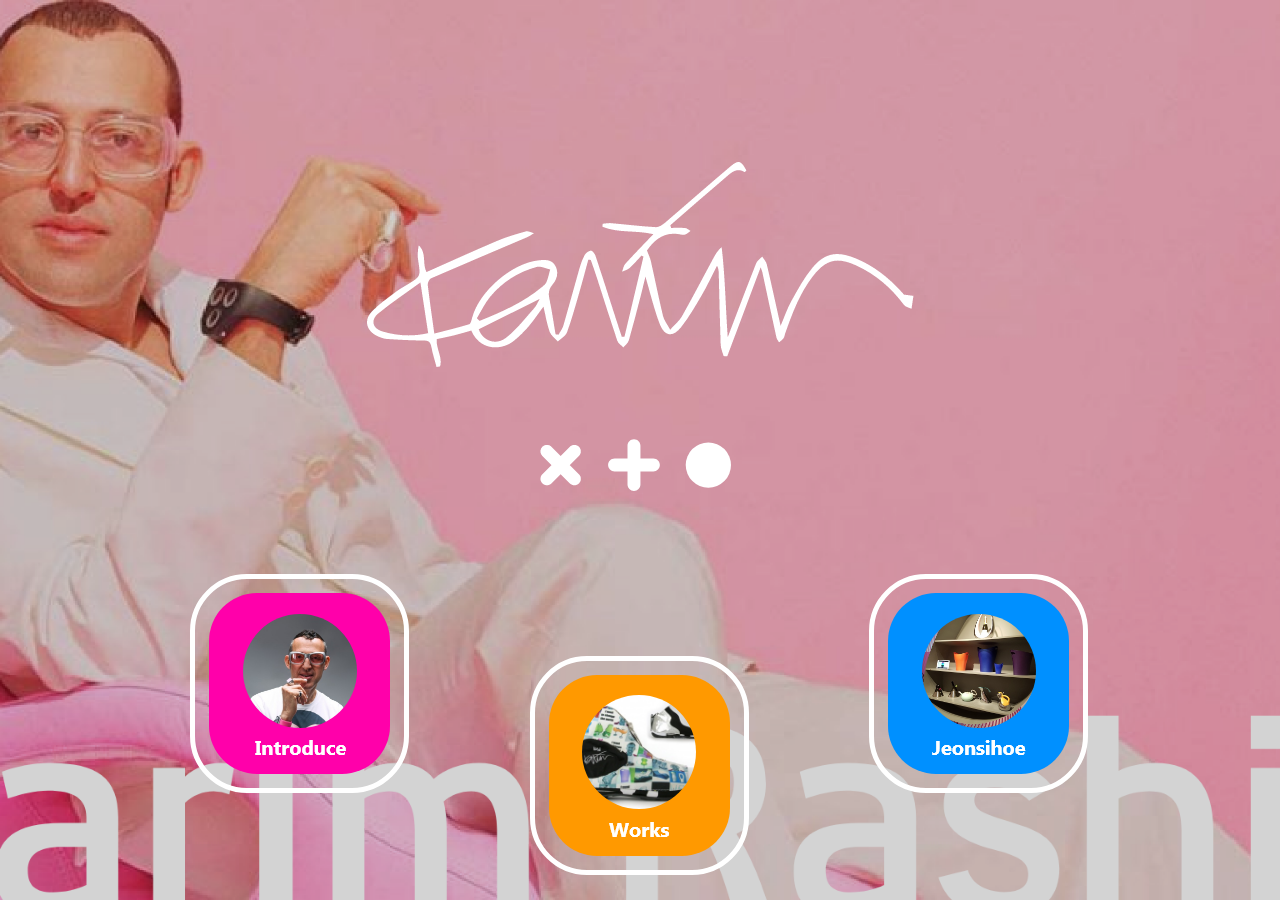
<file: index.html>
<!DOCTYPE html>
<html lang="ko">
<head>
    <meta charset="UTF-8">
    <meta http-equiv="X-UA-Compatible" content="IE=edge">
    <meta name="viewport" content="width=device-width, initial-scale=1.0">
    <title>karim rashid</title>
    <link rel="stylesheet" href="master.css">
</head>
<body>
    <div class="cont">
        <div class="wrap">
            <div class="box0 box1">
                <img src="img/im02.png" alt="">
            </div>
            <div class="box0 box2">
                <div class="bt01"><a href="sub1.html"><img src="img/im03.png"></a></div>
                <div class="bt02">
                    <div class="bt02_01"></div>
                    <div class="bt02_02"><a href="sub2.html"><img src="img/im04.png"></a></div>
                </div>
                <div class="bt03"><a href="sub3.html"><img src="img/im05.png"></a></div>
            </div>
        </div>
    </div>
    
</body>
</html>
</file>
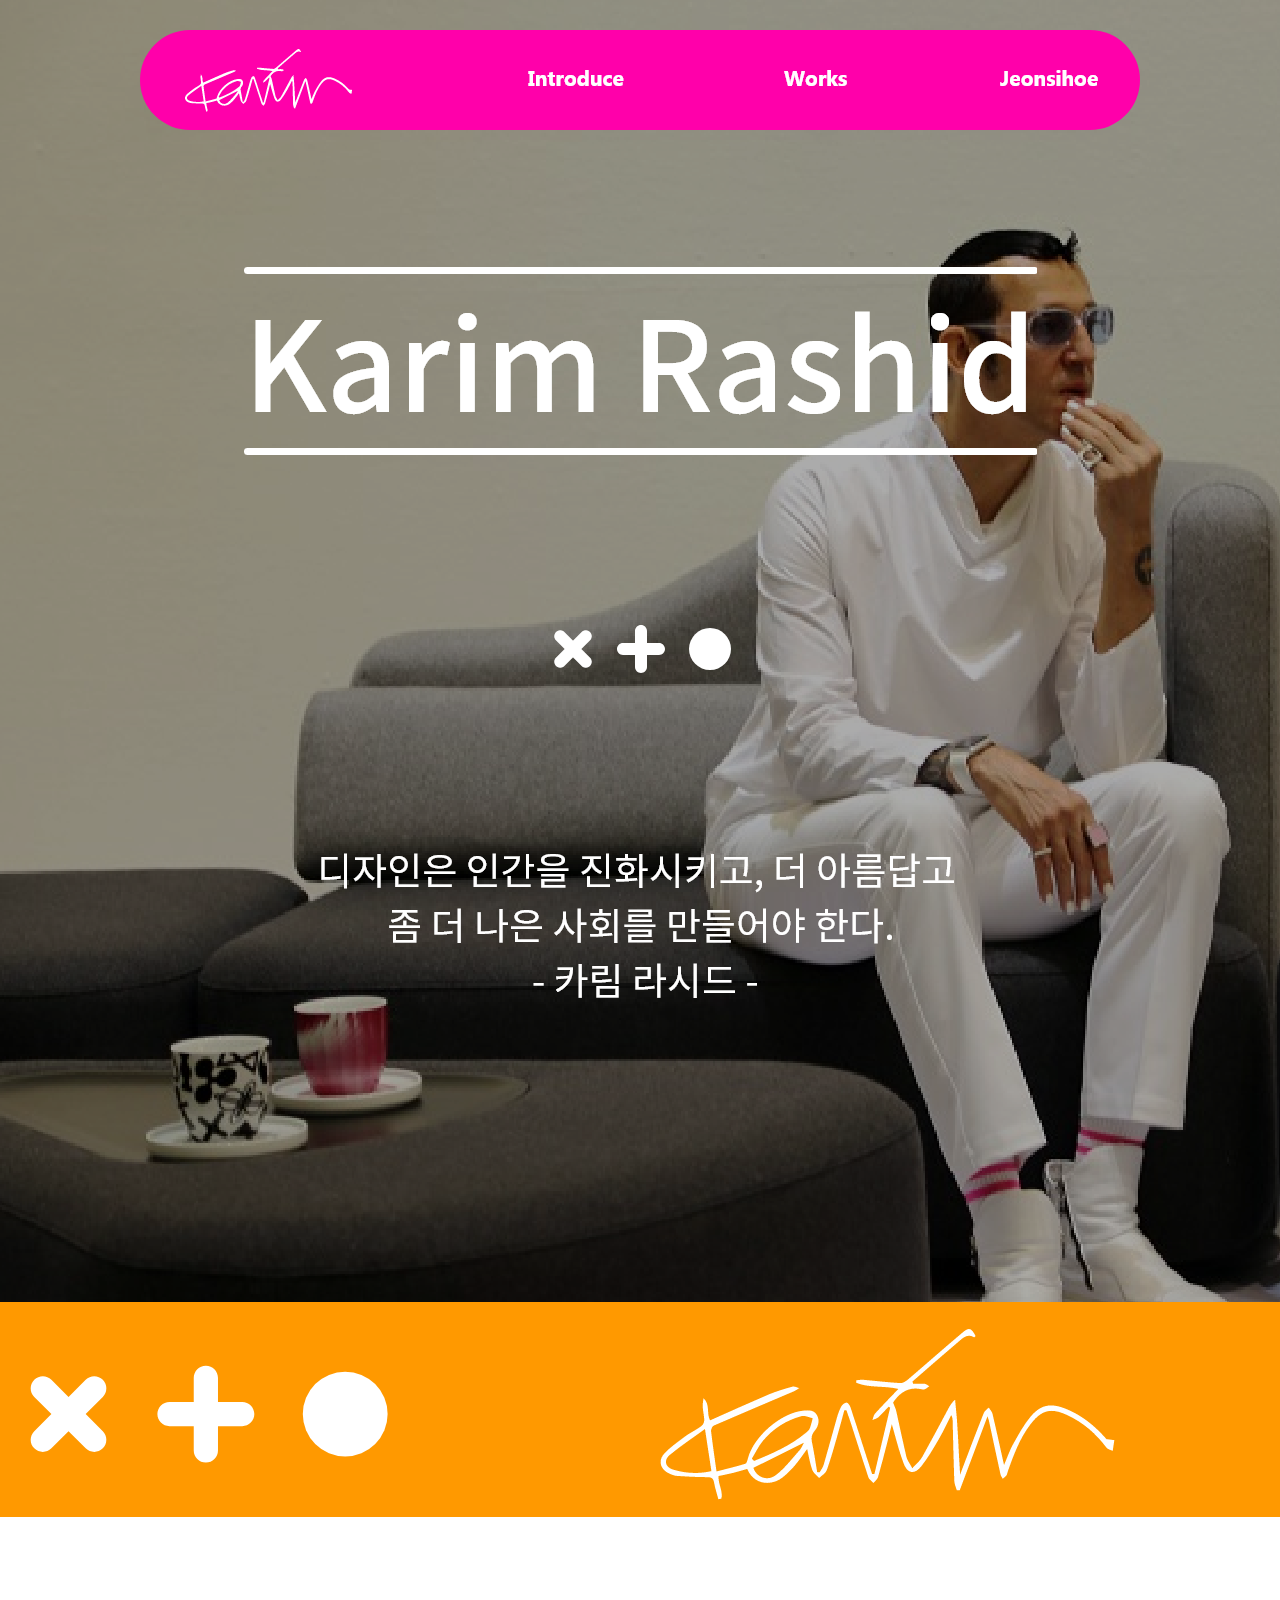
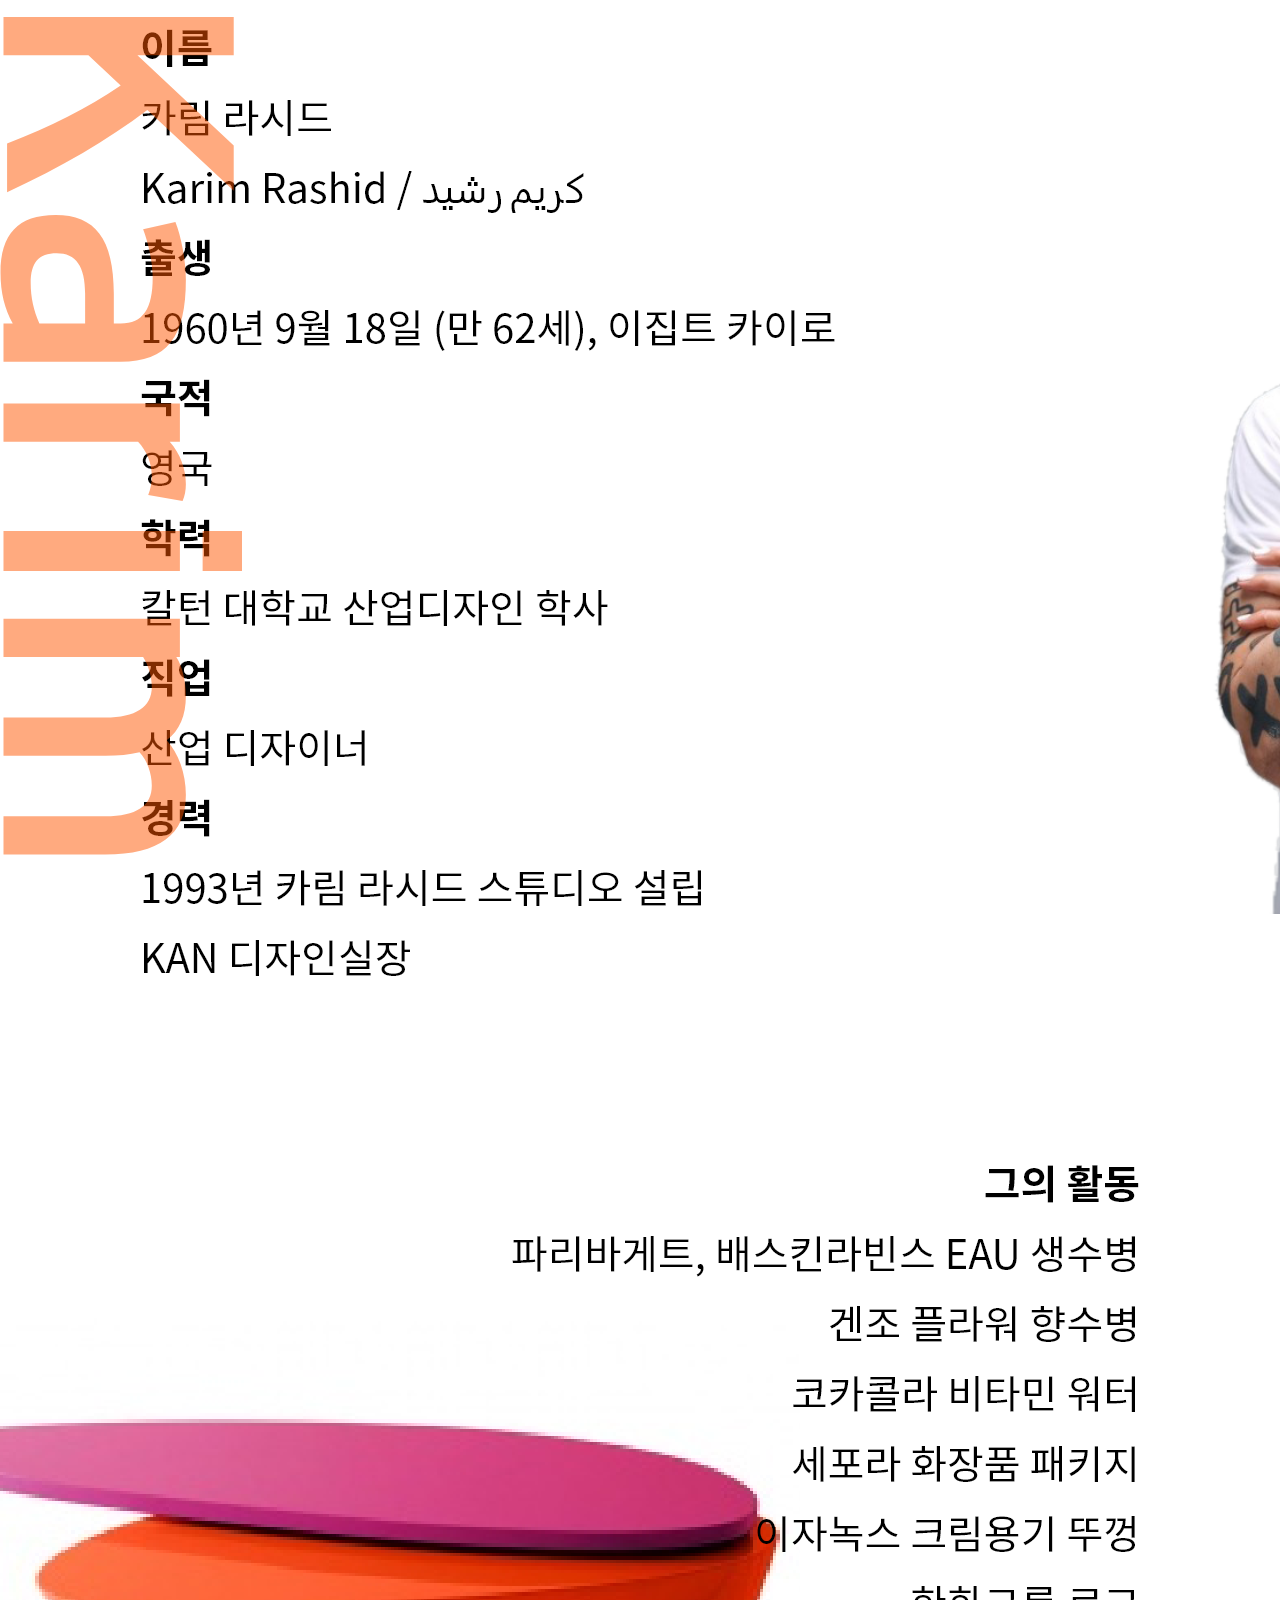
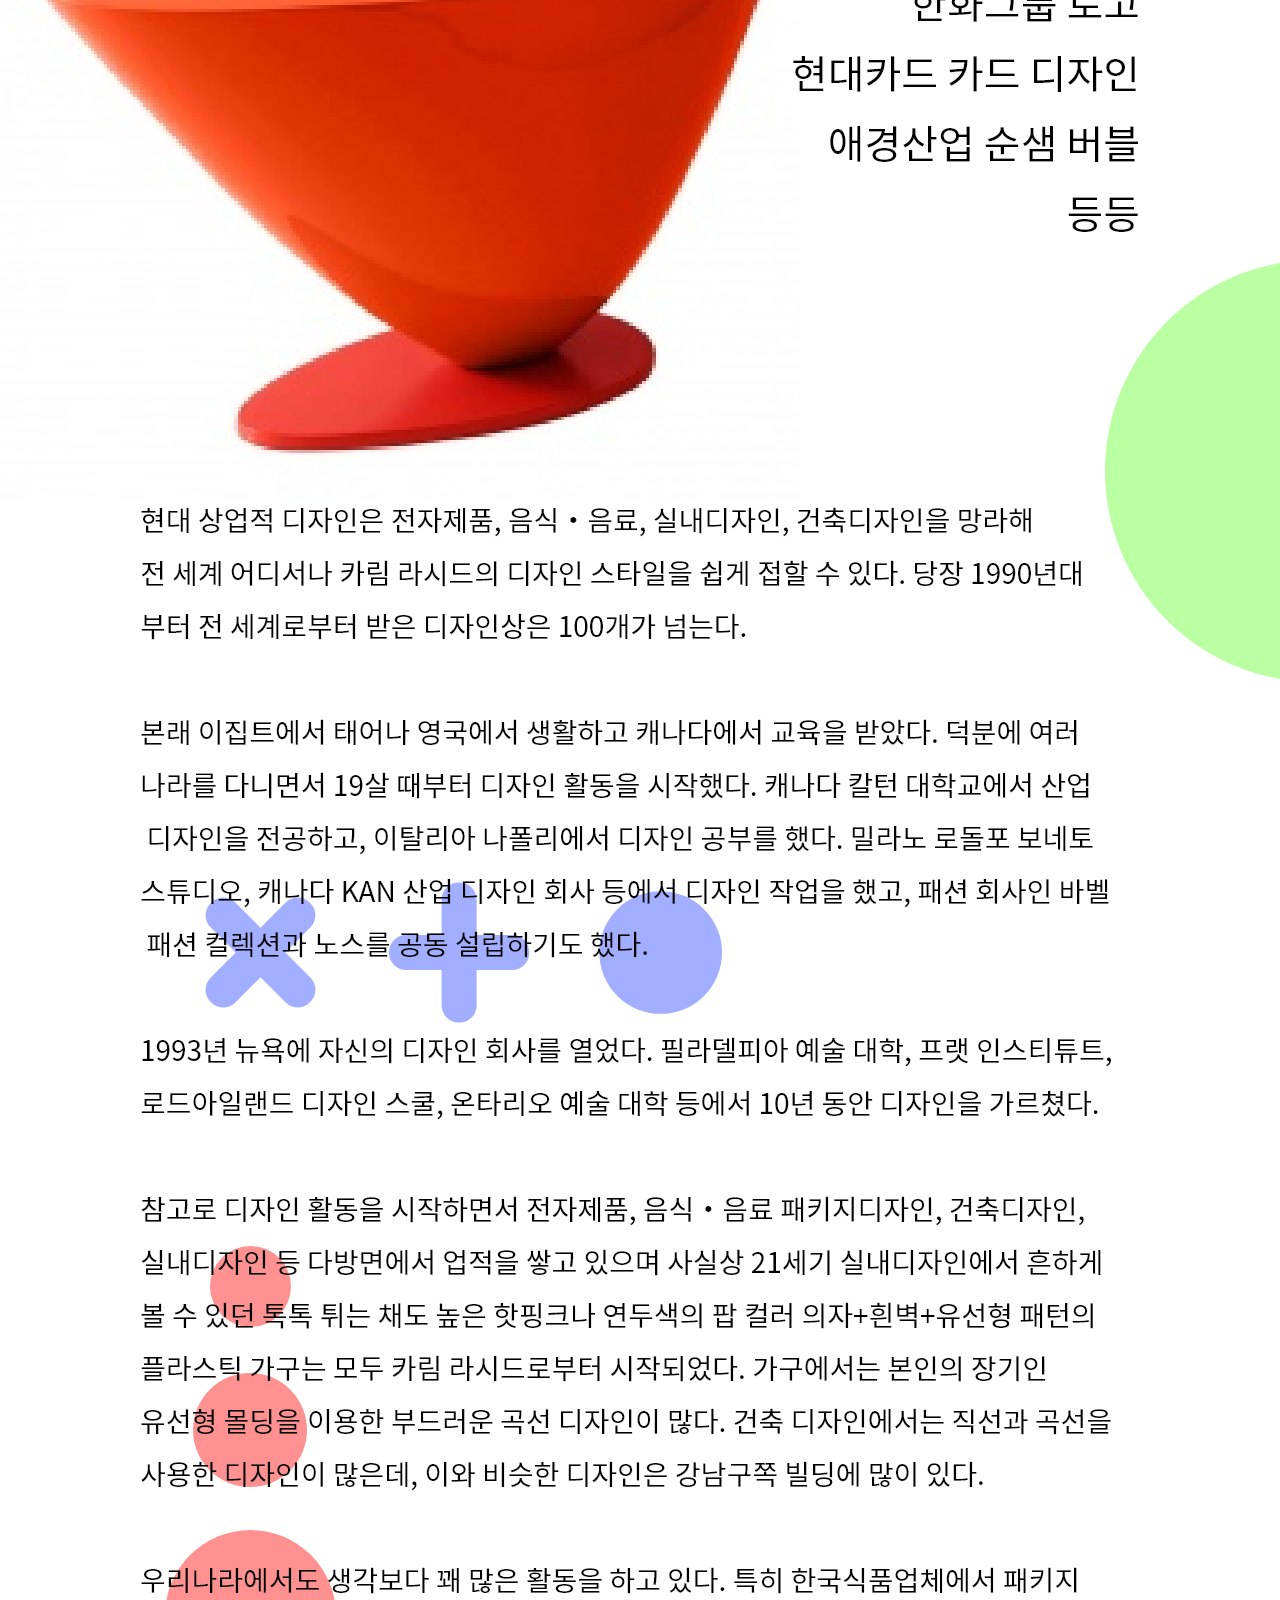
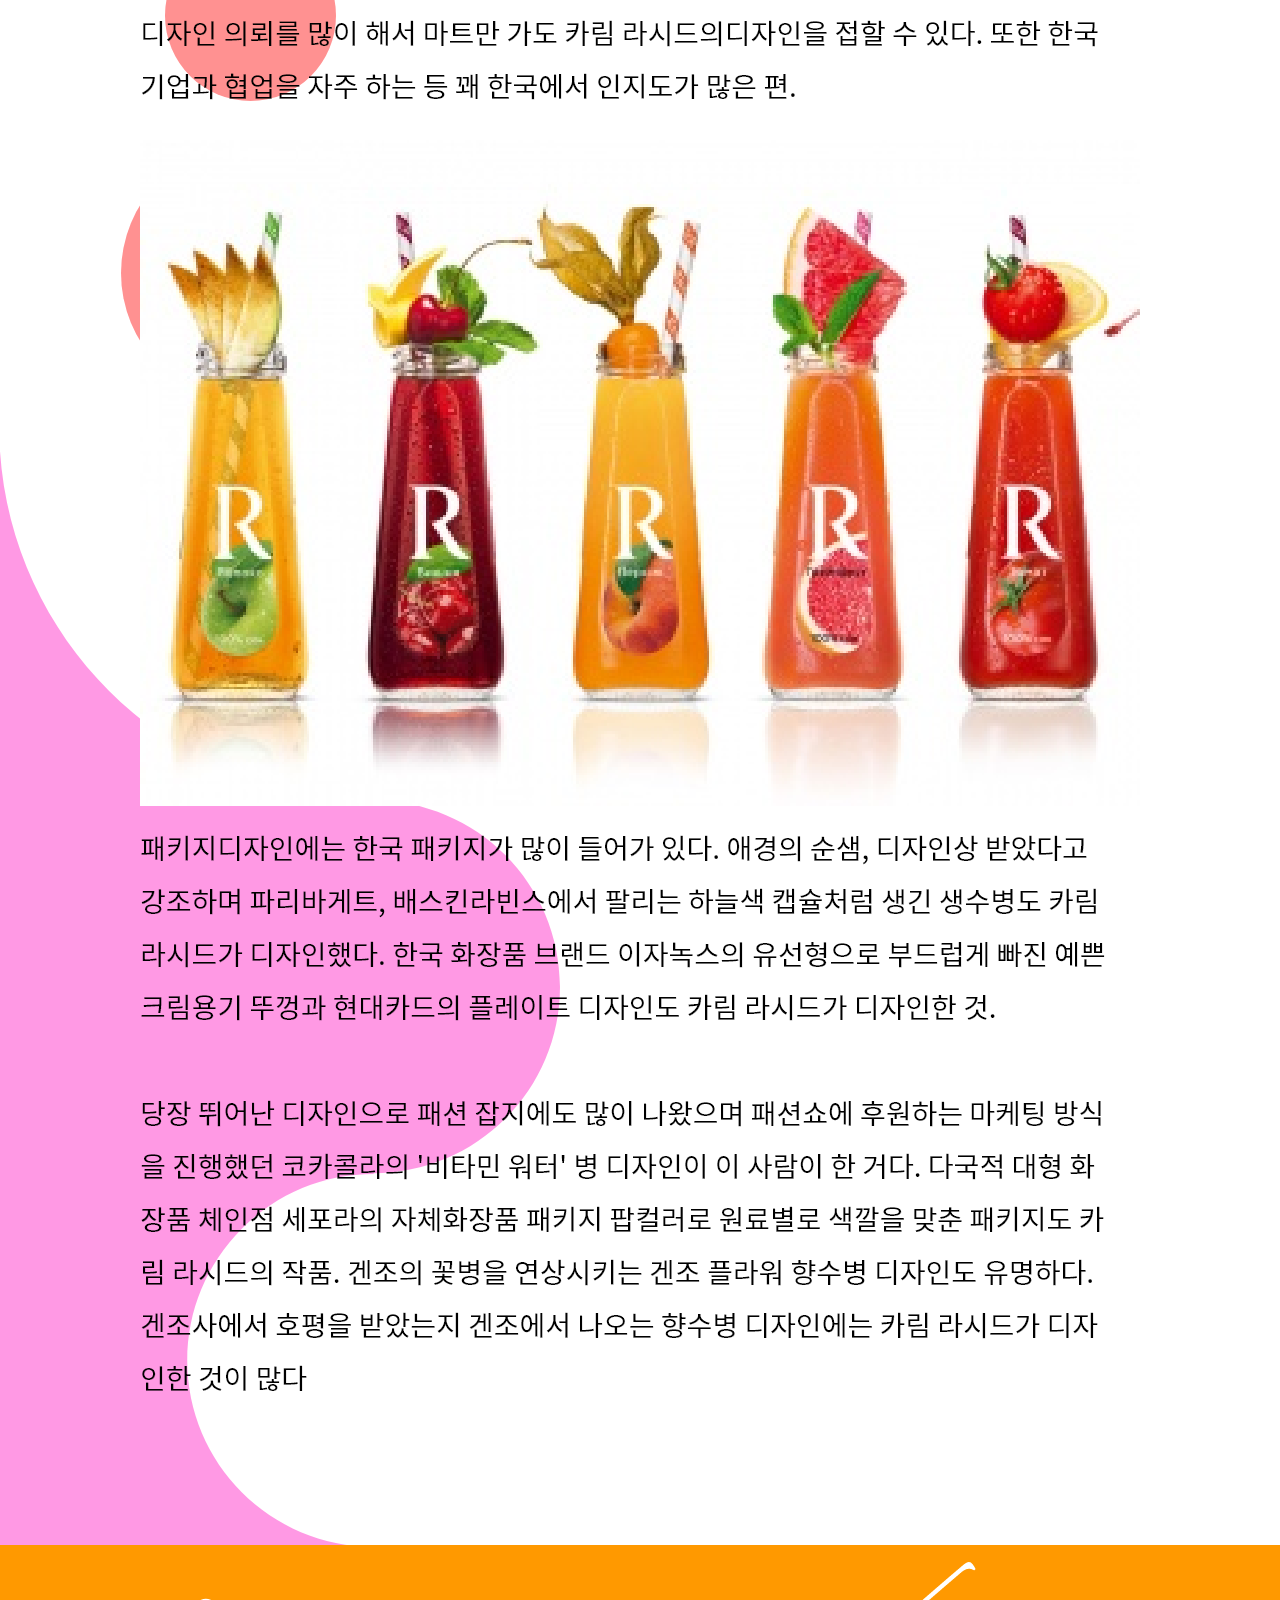
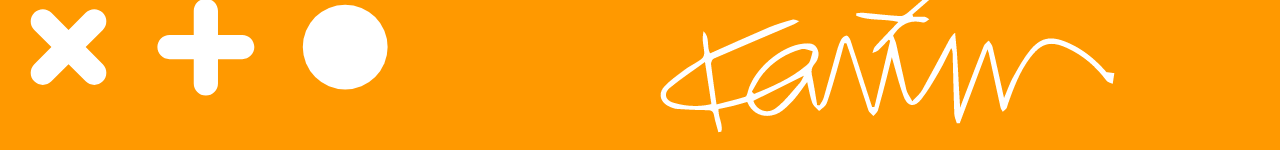
<file: sub1.html>
<!DOCTYPE html>
<html lang="ko">
<head>
    <meta charset="UTF-8">
    <meta http-equiv="X-UA-Compatible" content="IE=edge">
    <meta name="viewport" content="width=device-width, initial-scale=1.0">
    <title>karim rashid introduce</title>
    <link rel="stylesheet" href="master.css">
</head>
<body>
  
    <section>
        <div class="sub1_00 sub1_mpg">
            <div class="sub1_00 box0_01"></div>
            
            <div class="sub1_00 sub1_bn">
                <nav>
                    <ul>
                        <li class="m00"><a href="index.html"><img src="s1img/m00.png" alt=""></a></li>
                        <li class="m01"><img src="s1img/m01.png" alt=""></li>
                        <li class="m02"><a href="sub2.html"><img src="s1img/m02.png" alt=""></a></li>
                        <li class="m03"><a href="sub3.html"><img src="s1img/m03.png" alt=""></a></li>
                    </ul>
                </nav>
            </div>

            <div class="sub1_00 box0_02"></div>
            <div class="sub1_00 sub1_01"></div>
            <div class="sub1_00 box0_03"></div>
            <div class="sub1_00 sub1_ye01">
                <div class="sub1_rg1">
                    <img src="s1img/sub1_ye.png" alt="">
                </div>
            </div>
            <div class="sub1_00 box0_04">
                <div class="sub1_bim01">
                <img src="s1img/sub1_07.png" alt="">
                </div>
            </div>
            <div class="sub1_00 sub1_02"></div>
            <div class="sub1_00 box0_05"></div>
            <div class="sub1_00 sub1_03">
                <img src="s1img/sub1_03.png">
            </div>
            <div class="sub1_00 sub1_04">
                <img src="s1img/sub1_04.png">
            </div>
            <div class="sub1_00 sub1_05">
                <img src="s1img/sub1_05.png">
            </div>
            <div class="sub1_00 sub1_06">
                <img src="s1img/sub1_06.png">
            </div>
            <div class="sub1_00 sub1_08"></div>
            <div class="sub1_00 box0_06"></div>
            <div class="sub1_00 box0_07"></div>
            
            <div class="sub1_00 sub1_ye02">
                <div class="sub1_rg2">
                    <img src="s1img/sub1_ye.png" alt="">
                </div>
            </div>
        </div>
        
        
        <div class="sub1_00 sub1_07"></div>
    </section>
    <footer>
        <div class="ft"></div>
    </footer>
</body>
</html>
</file>
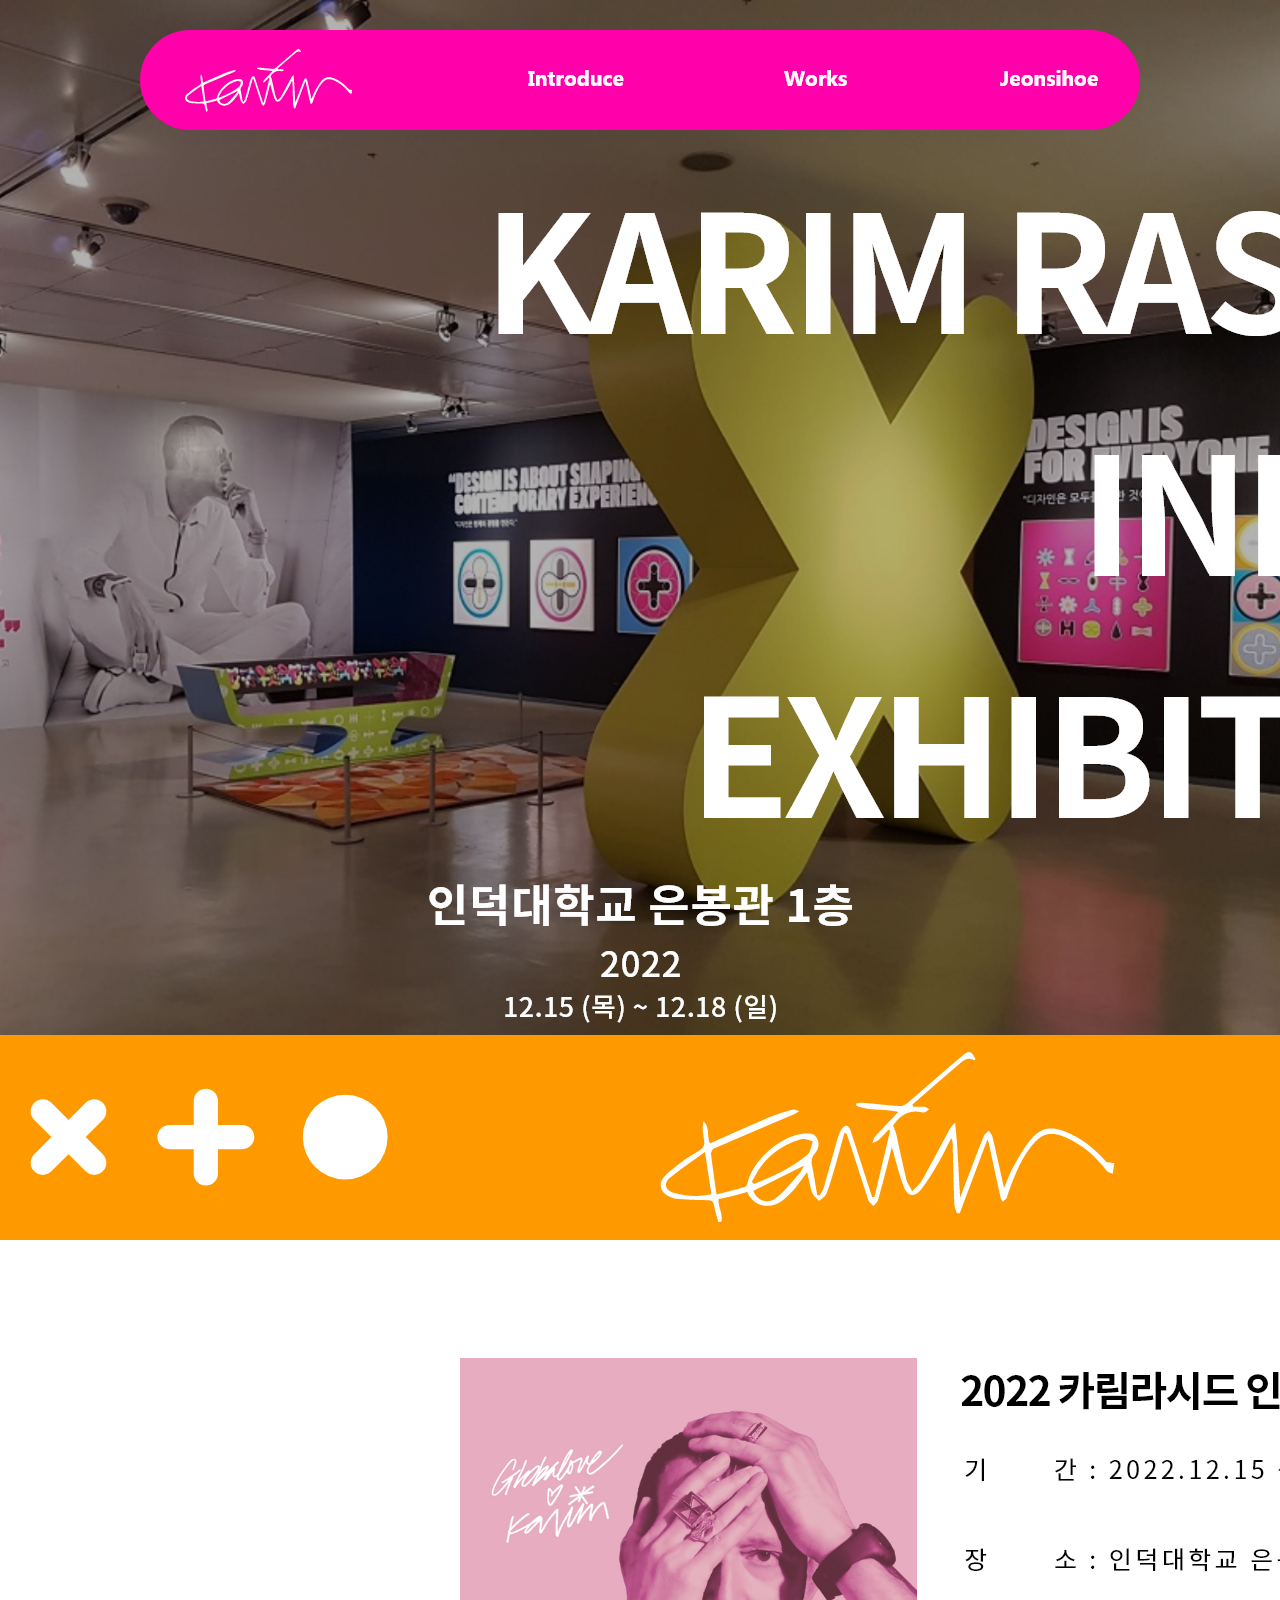
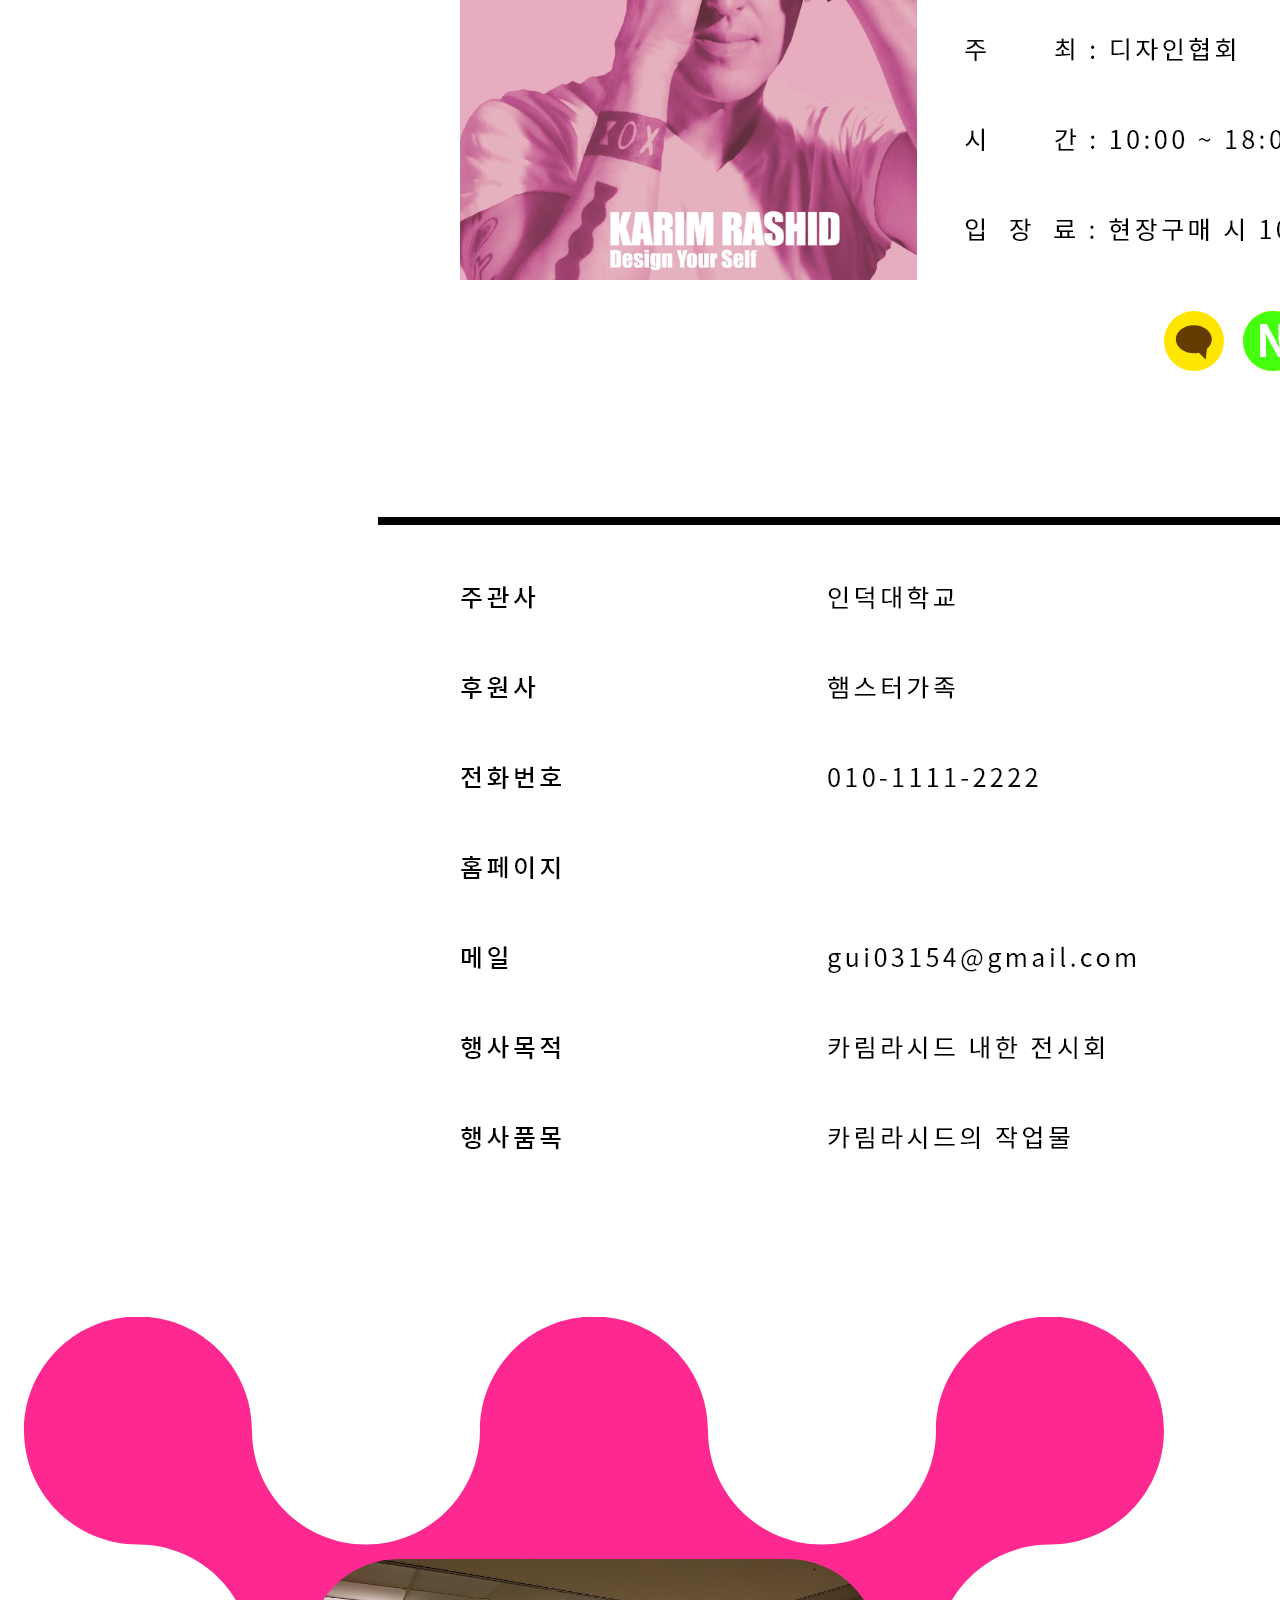
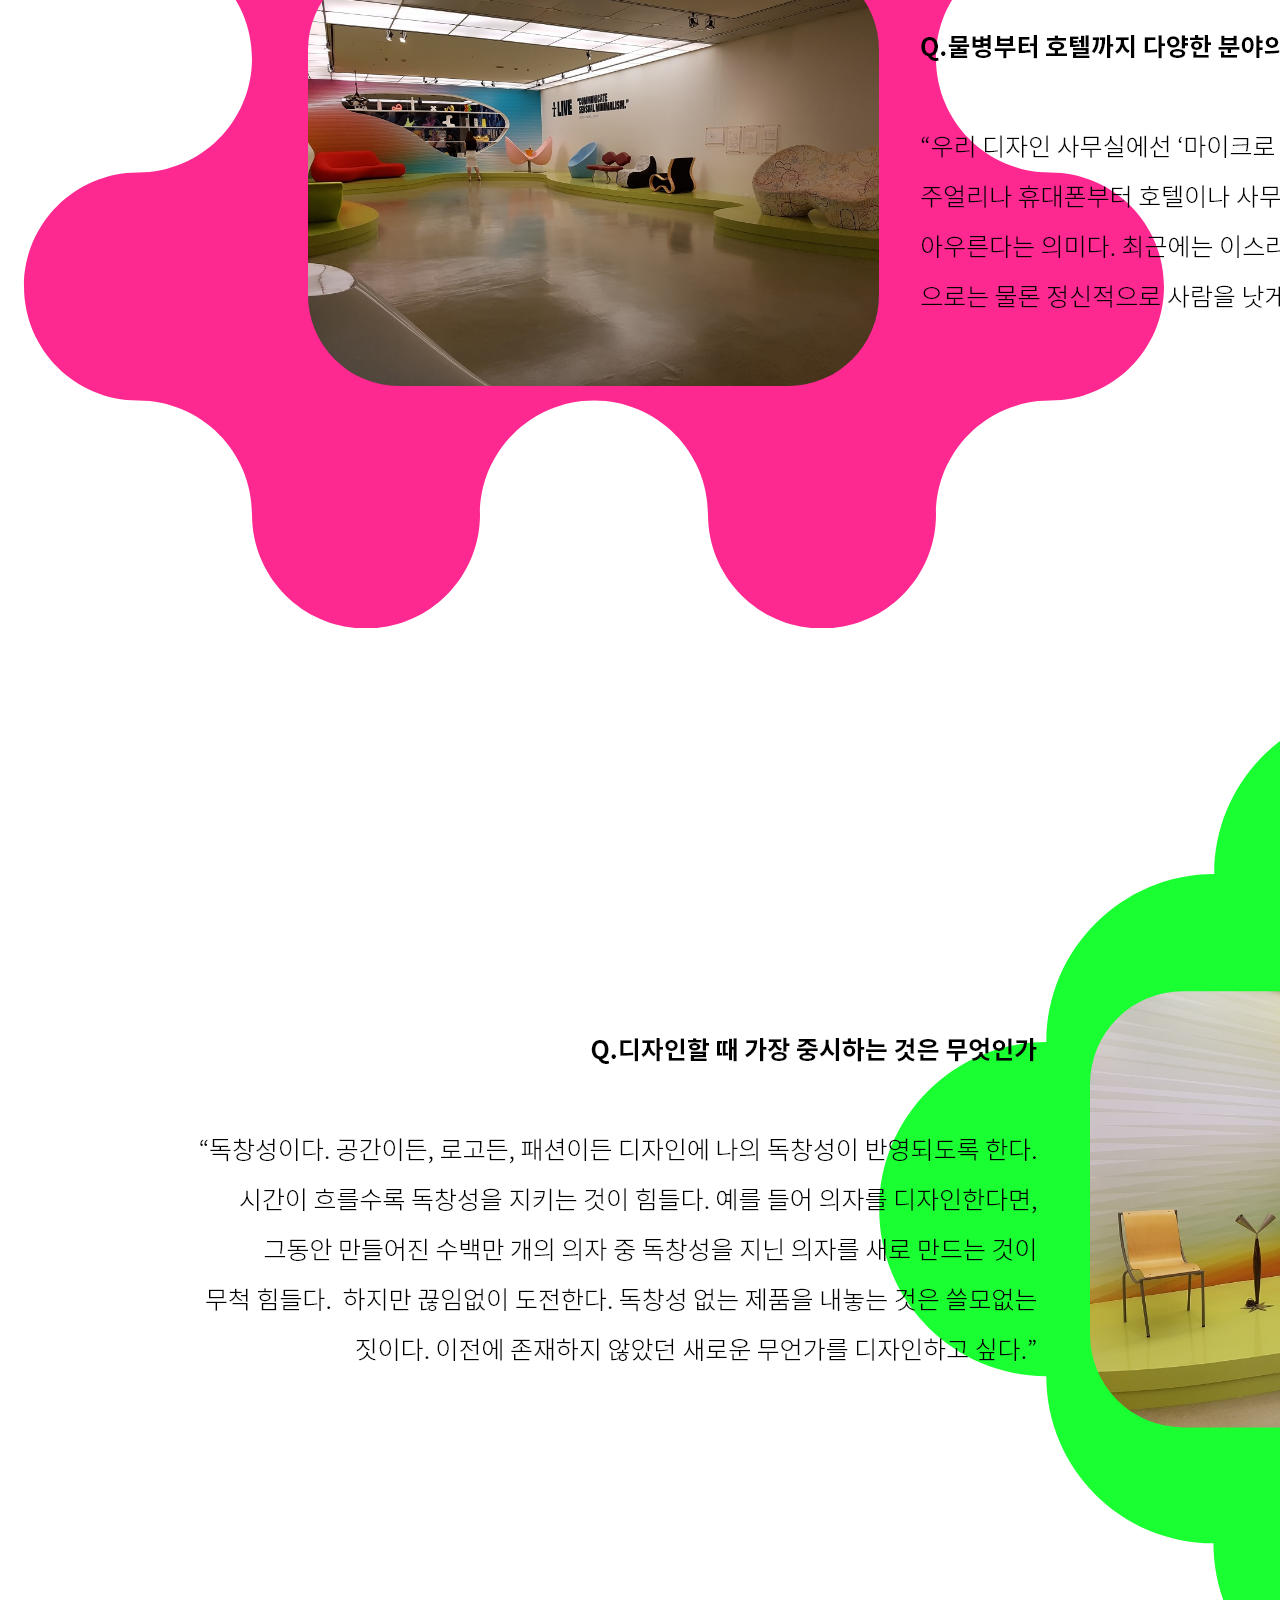
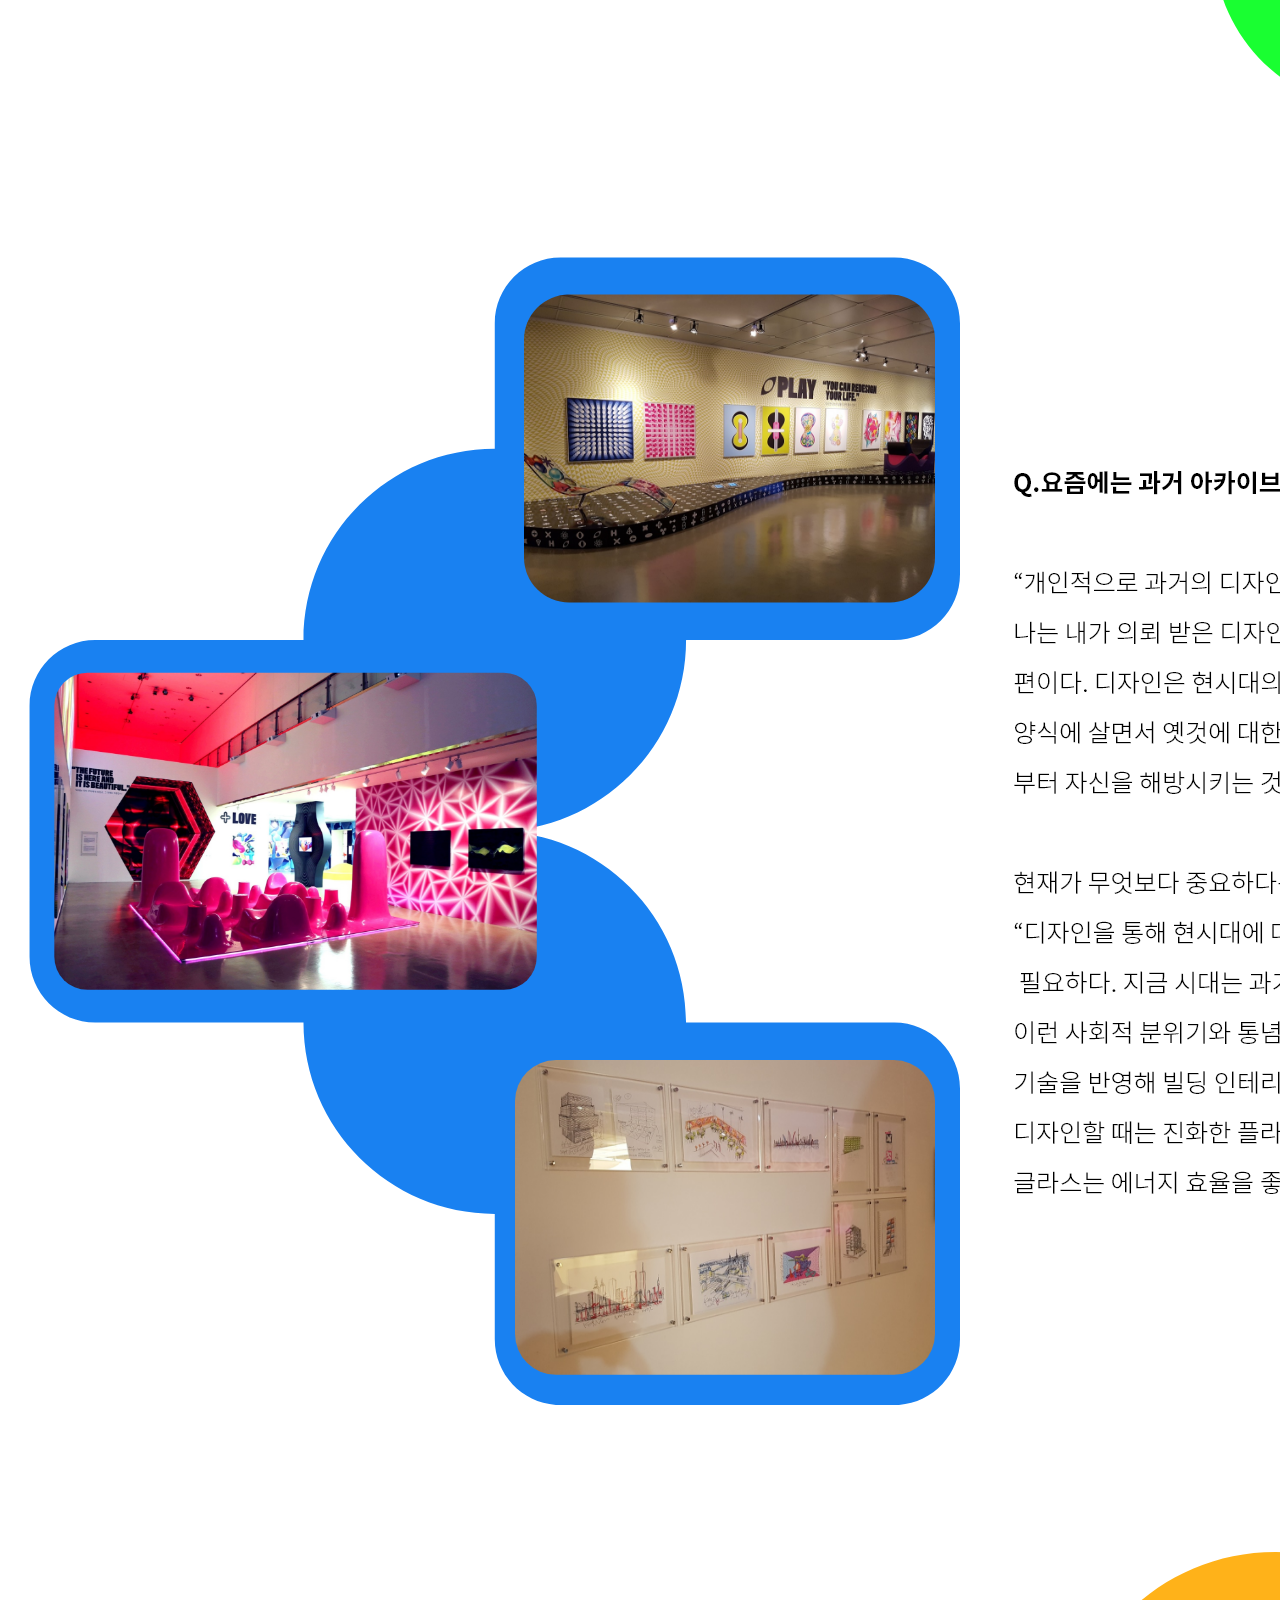
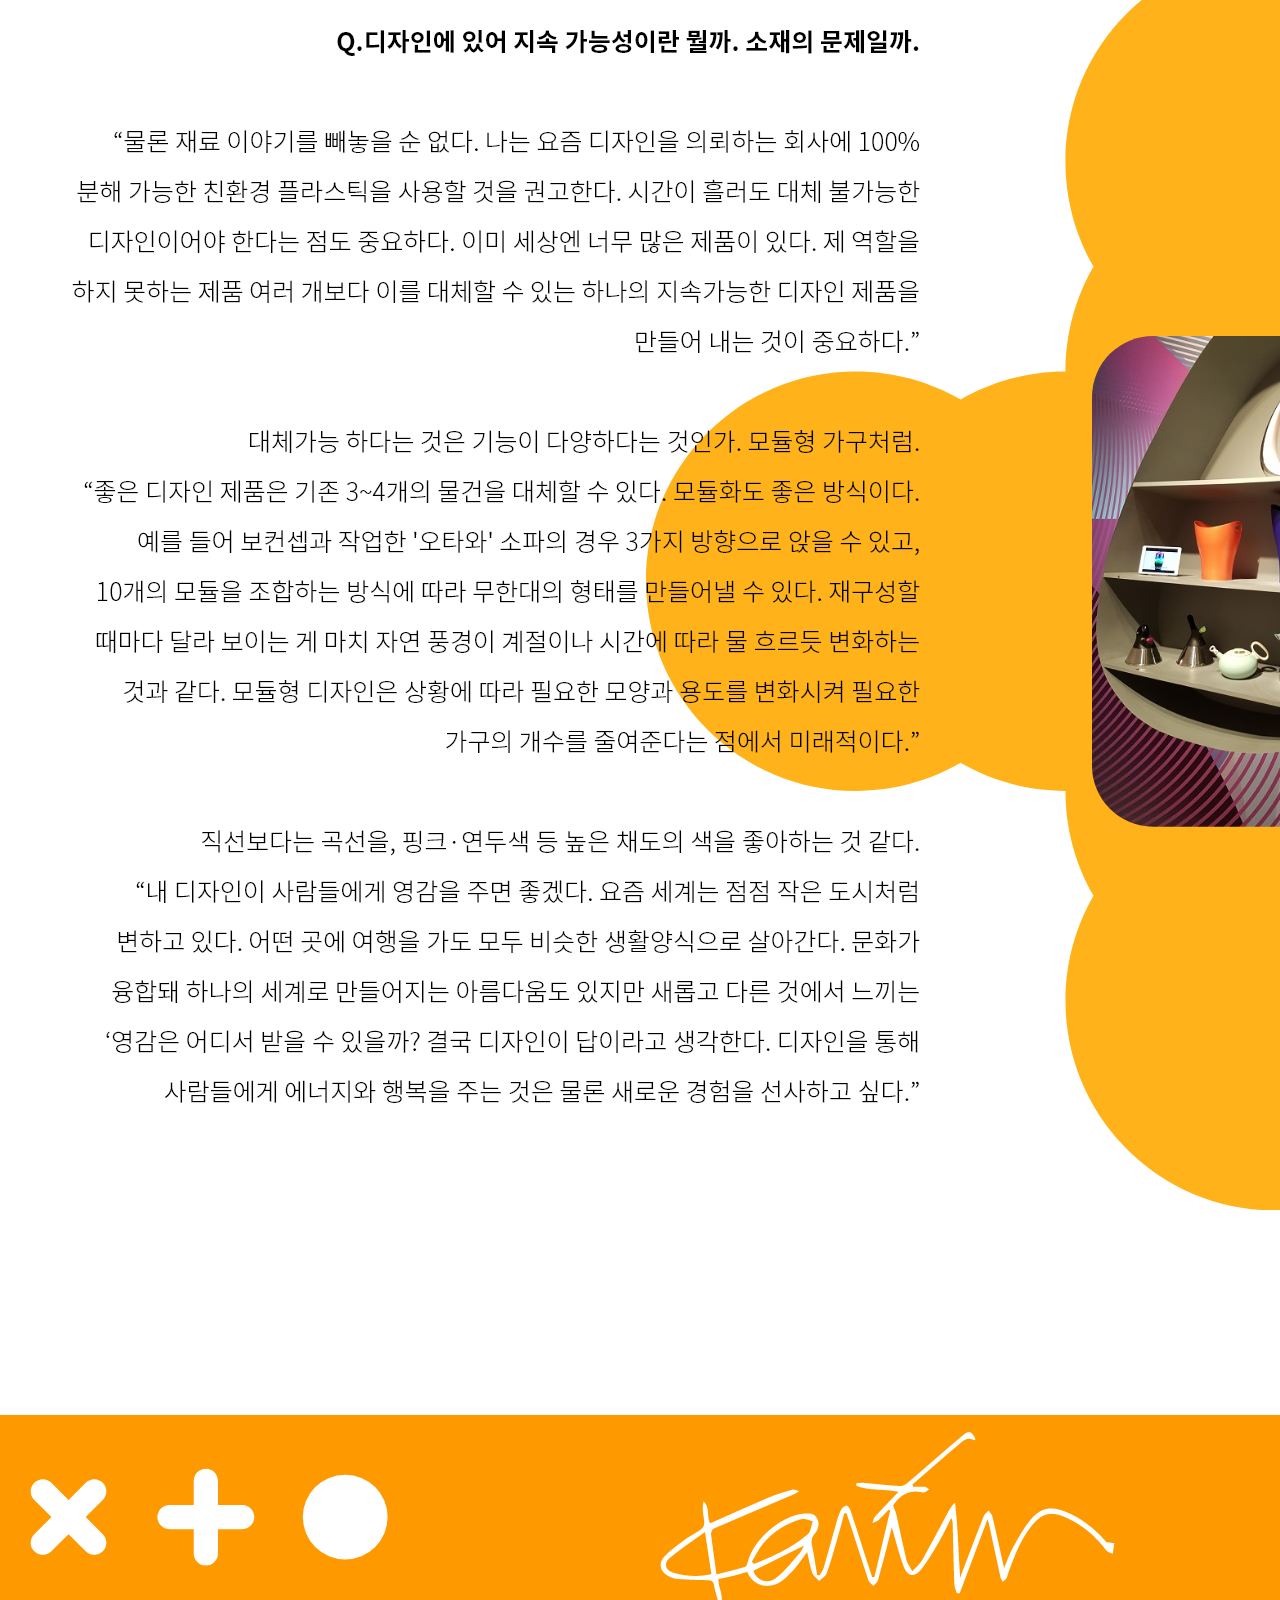
<file: sub3.html>
<!DOCTYPE html>
<html lang="ko">
<head>
    <meta charset="UTF-8">
    <meta http-equiv="X-UA-Compatible" content="IE=edge">
    <meta name="viewport" content="width=device-width, initial-scale=1.0">
    <title>karim rashid jeonsihoe</title>
    <link rel="stylesheet" href="master.css">
</head>
<body>
    <div class="sub3_m1"> 
        <div class="sub3_m2">
            <img src="s3img/img02.png" alt=""></div>
            <div class="sub3_bt">
                <nav>
                    <ul>
                        <li class="m00"><a href="index.html"><img src="s1img/m00.png" alt=""></a></li>
                        <li class="m01"><a href="sub1.html"><img src="s1img/m01.png" alt=""></a></li>
                        <li class="m02"><a href="sub2.html"><img src="s1img/m02.png" alt=""></a></li>
                        <li class="m03"><a href="sub3.html"><img src="s1img/m03.png" alt=""></a></li>
                    </ul>
                </nav>
            </div>
    </div>
    <div class="sub03_ye01">
         <div class="sub3_rg03">
            <img src="s3img/sub2_ye.png" alt="">
         </div>
    </div>
    <div class="sub03_box1"></div>
    <div class="sub03_b01"></div>
    <div class="sub03_b02"></div>
    <div class="sub03_b03"></div>
    <div class="sub03_b04"></div>
    <div class="sub03_b05"></div>
    <div class="sub03_b06"></div>
    <div class="sub03_ye02">
        <div class="sub3_rg04">
           <img src="s3img/sub2_ye.png" alt="">
        </div>
   </div>
</body>
</html>
</file>
<file: master.css>
*{
    margin: 0;
    padding: 0;
    text-decoration: none;
    list-style-type: none;
}

.cont{
    width: 100vw;
    height: 100vh;
    background-image: url('img/im01.png');
    background-size: cover;
    background-position: center;
    display: flex;
    justify-content: center;
}

.wrap{
    width: 1000px;
    height: 100vh;

}

.box0{

}
.box1{
    width: 1000px;
    height: 340px;
    margin-top: 162px;
    display: flex;
    justify-content: center;
}
.box2{
    width: 1000px;
    height: 301px;
    margin-top: 72px;
    display: flex;
    justify-content: space-between;
}

.bt01{
    height: 301px;
    width: 221px;  
    margin-left: 50px;
}
.bt02{
    height: 301px;
    width: 221px;  
}
.bt02_01{width: 221px;height: 82px;}
.bt02_02{}

.bt03{
    height: 301px;
    width: 221px;
    margin-right: 50px;
}


/*--sub1 (css start) --*/
.sub1_00{
    width: 1920px;
}
.sub1_mpg{
    width: 100%;
    height: 1302px;
    background-image: url(s1img/sub1_mpg.png);
    background-size: cover;
}
.sub1_bn{
    width: 1000px;
    height: 100px;
    background-color: #FF00AA;
     margin: auto ;
    border-radius: 100px;
}
ul{
    width: 100%;
    height: 100px;
    display: flex;
    margin: 0 auto;
    justify-content: space-between;
}
.sub1_01{
    width: 794px;
    height: 739px;
    background-image: url(s1img/sub1_01.png);
    margin: auto ;
}
.ft{
    width: 100%;
    height: 200px;
}

.box0{
    width: 100%;
    
}
.box0_01{
    height: 30px;

}
.box0_02{
    height: 137px;

}
.box0_03{
    height: 296px;

}
.sub1_ye01{
    width: 100%;
    height: 205px;
    background-color: #FF9900;
    margin: auto;
    background-size: cover;
    padding-top: 10px;
}
.sub1_rg1{
    width: 1774px;
    height: 170px;
    margin: auto;
    padding-top: 17px;
}
.box0_04{
    height: 100px;

    margin: auto;
}
.bim01{
    width: 1920px;
    height: 1236px;
    margin: auto;
    
}
.sub1_02{
    width: 1000px;
    height: 968px;
    background-image: url(s1img/sub1_02.png);
    margin: auto;
}
.box0_05{
    height: 168px;
    
}
.sub1_03{
    width: 1000px;
    height: 688px;
    margin: 0 auto;
}
.sub1_08{
    width: 1920px;
    height: 3494px;
    background-image: url(s1img/sub1_08.png);
    margin: auto;
    margin-top: -3346px;
}
.sub1_04{
    width: 1000px;
    height: 1206px;
    margin: auto;
    margin-top: 258px;
}
.sub1_05{
    width: 1000px;
    height: 666px;
    margin: auto;
    margin-top: 35px;
}
.sub1_06{
    width: 1000px;
    height: 570px;
    margin: 0 auto;
    margin-top: 21px;
}
.sub1_ye02{
    width: 100%;
    height: 205px;
    background-color: #FF9900;
    margin: auto;
    background-size: cover;
}
.sub1_rg2{
    width: 1774px;
    height: 170px;
    margin: auto;
    padding-top: 17px;
}

/*--sub2 (css start) --*/
.mp{
    width: 100%;
    height: 100vh;
    margin: 0 auto;
    background-image: url(s2img/img01.png);
    background-size: cover;
    background-position: center;
    display: flex;
    justify-content: center;
}
.sub2_bt{
    width: 1000px;
    height: 100px;
    background-color: #FF00AA;
    margin: auto ;
    border-radius: 100px;
    position: absolute;
    margin-top: 30px;
}
.sub2_ye01{
    width: 100%;
    height: 205px;
    background-color: #FF9900;
    margin: auto;
    background-size: cover;
}
.sub2_logo{
    width: 1774px;
    height: 170px;
    margin: auto;
    padding-top: 17px;
}
.mp2{
    width: 1920px;
    height: 3961px;
    margin: 0 auto;
    background-image: url(s2img/img02.png);
    background-size: cover;
    background-position: center;
    display: flex;
    justify-content: center;
}
.sub2_ye02{
    width: 100%;
    height: 205px;
    background-color: #FF9900;
    margin: auto;
    background-size: cover;
}
.sub2_logo2{
    width: 1774px;
    height: 170px;
    margin: auto;
    padding-top: 17px;
}

/*--sub3 (css start) --*/

.sub3_m1{
    width: 100%;
    height: 1035px;
    margin: 0 auto;
    background-image: url(s3img/img01.png);
    background-size: cover;
    background-position: center;
    display: flex;
    justify-content: center;
}
.sub3_bt{
    width: 1000px;
    height: 100px;
    background-color: #FF00AA;
    margin: auto ;
    border-radius: 100px;
    position: absolute;
    margin-top: 30px;
}
.sub3_m2{
    width: 1920px;
    height: 1046px;
    position: absolute;
}
.sub03_ye01{
    width: 100%;
    height: 205px;
    background-color: #FF9900;
    margin: auto;
    background-size: cover;
}
.sub3_rg03{
        width: 1774px;
        height: 170px;
        margin: 0 auto;
        padding-top: 17px;
}
.sub03_box1{
    width: 1920px;
    height: 118px;
}
.sub03_b01{
    position: relative;
    margin: 0 auto;
    background-image: url(s3img/img03.png);
    
    width: 1920px;
    height: 1397px;
    
}
.sub03_b02{
    width: 1920px;
    height: 911px;
    background-image: url(s3img/img04.png);
    margin: 0 auto;
    margin-top: 162px;
}
.sub03_b03{
    width: 1920px;
    height: 1003px;
    background-image: url(s3img/img05.png);
    margin: 0 auto;
    margin-top: 79px;
}
.sub03_b04{
    width: 1920px;
    height: 1148px;
    background-image: url(s3img/img06.png);
    margin: 0 auto;
    margin-top: 147px;
}
.sub03_b05{
    width: 1920px;
    height: 1258px;
    background-image: url(s3img/img07.png);
    margin: 0 auto;
    margin-top: 147px;
}
.sub03_ye02{
    width: 100%;
    height: 205px;
    background-color: #FF9900;
    margin: auto;
    background-size: cover;
    margin-top: 205px;
}
.sub3_rg04{
        width: 1774px;
        height: 170px;
        margin: 0 auto;
        padding-top: 17px;
}
</file>
